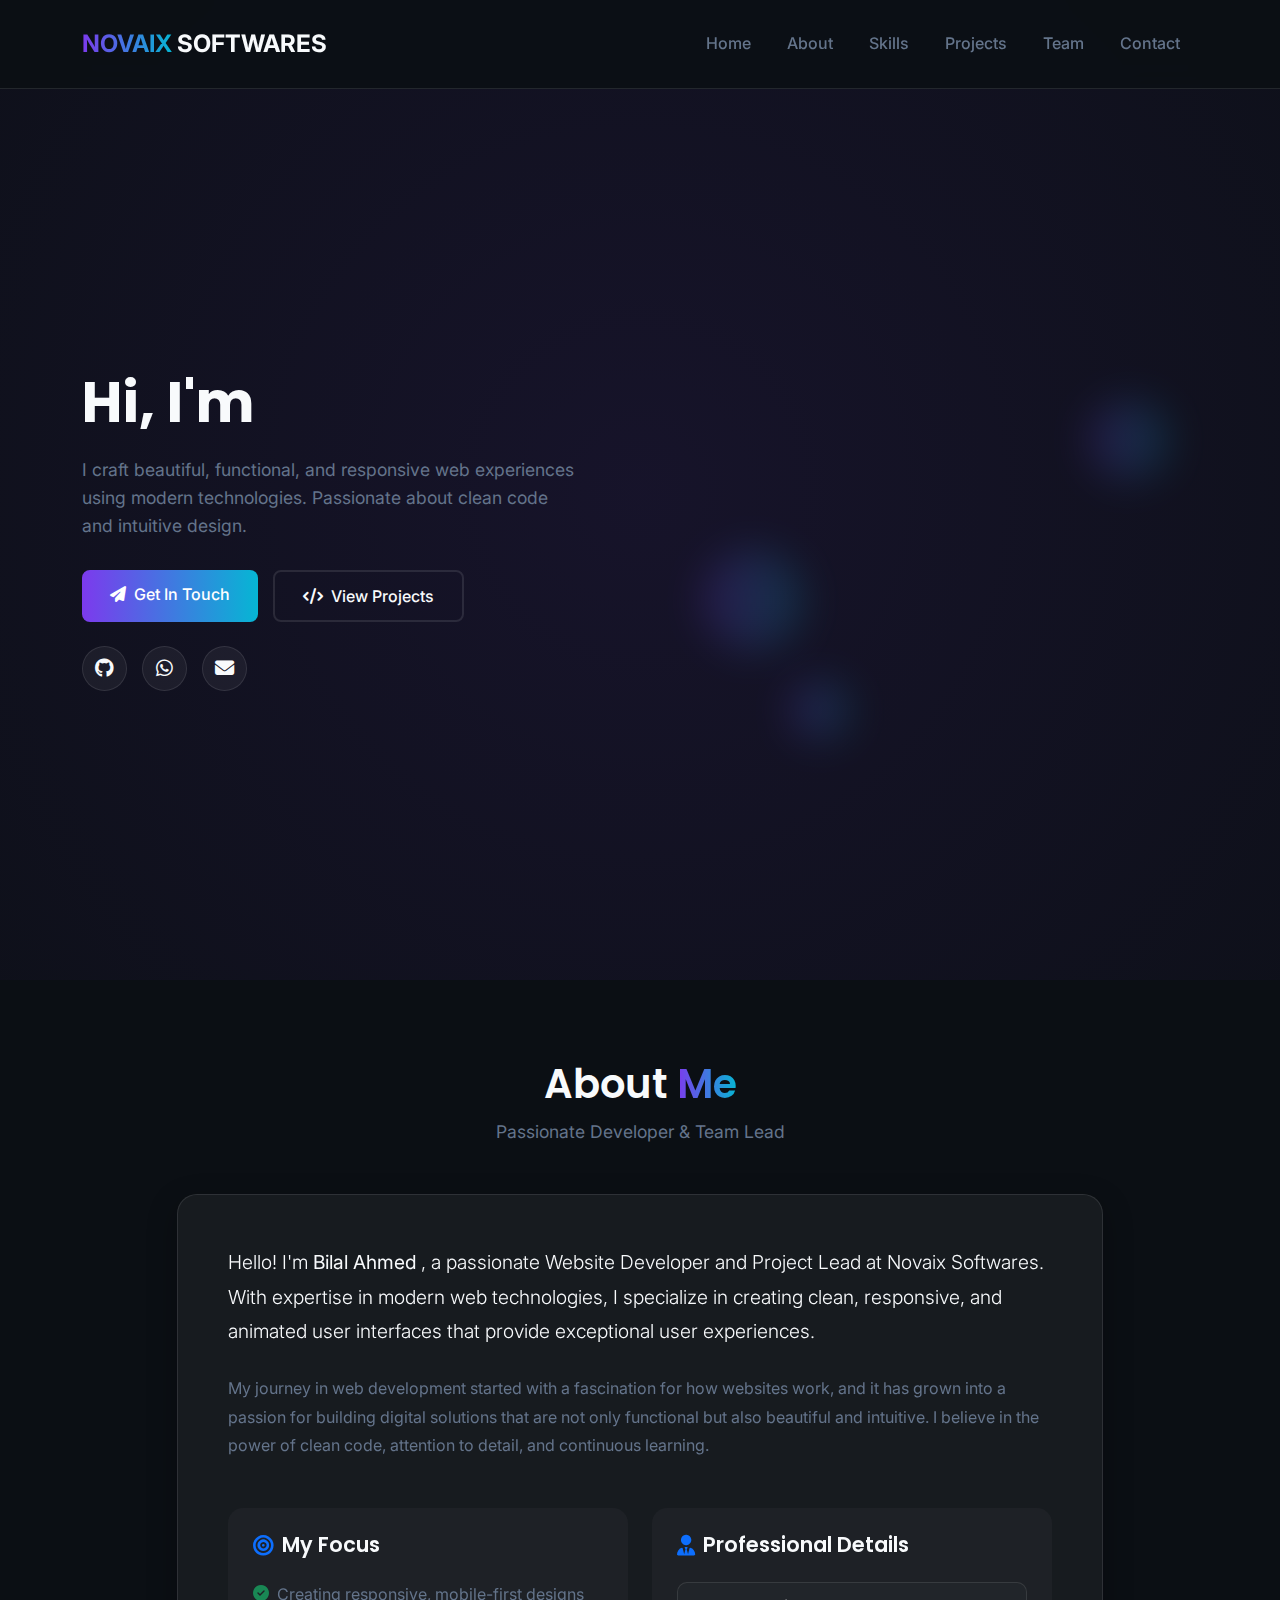
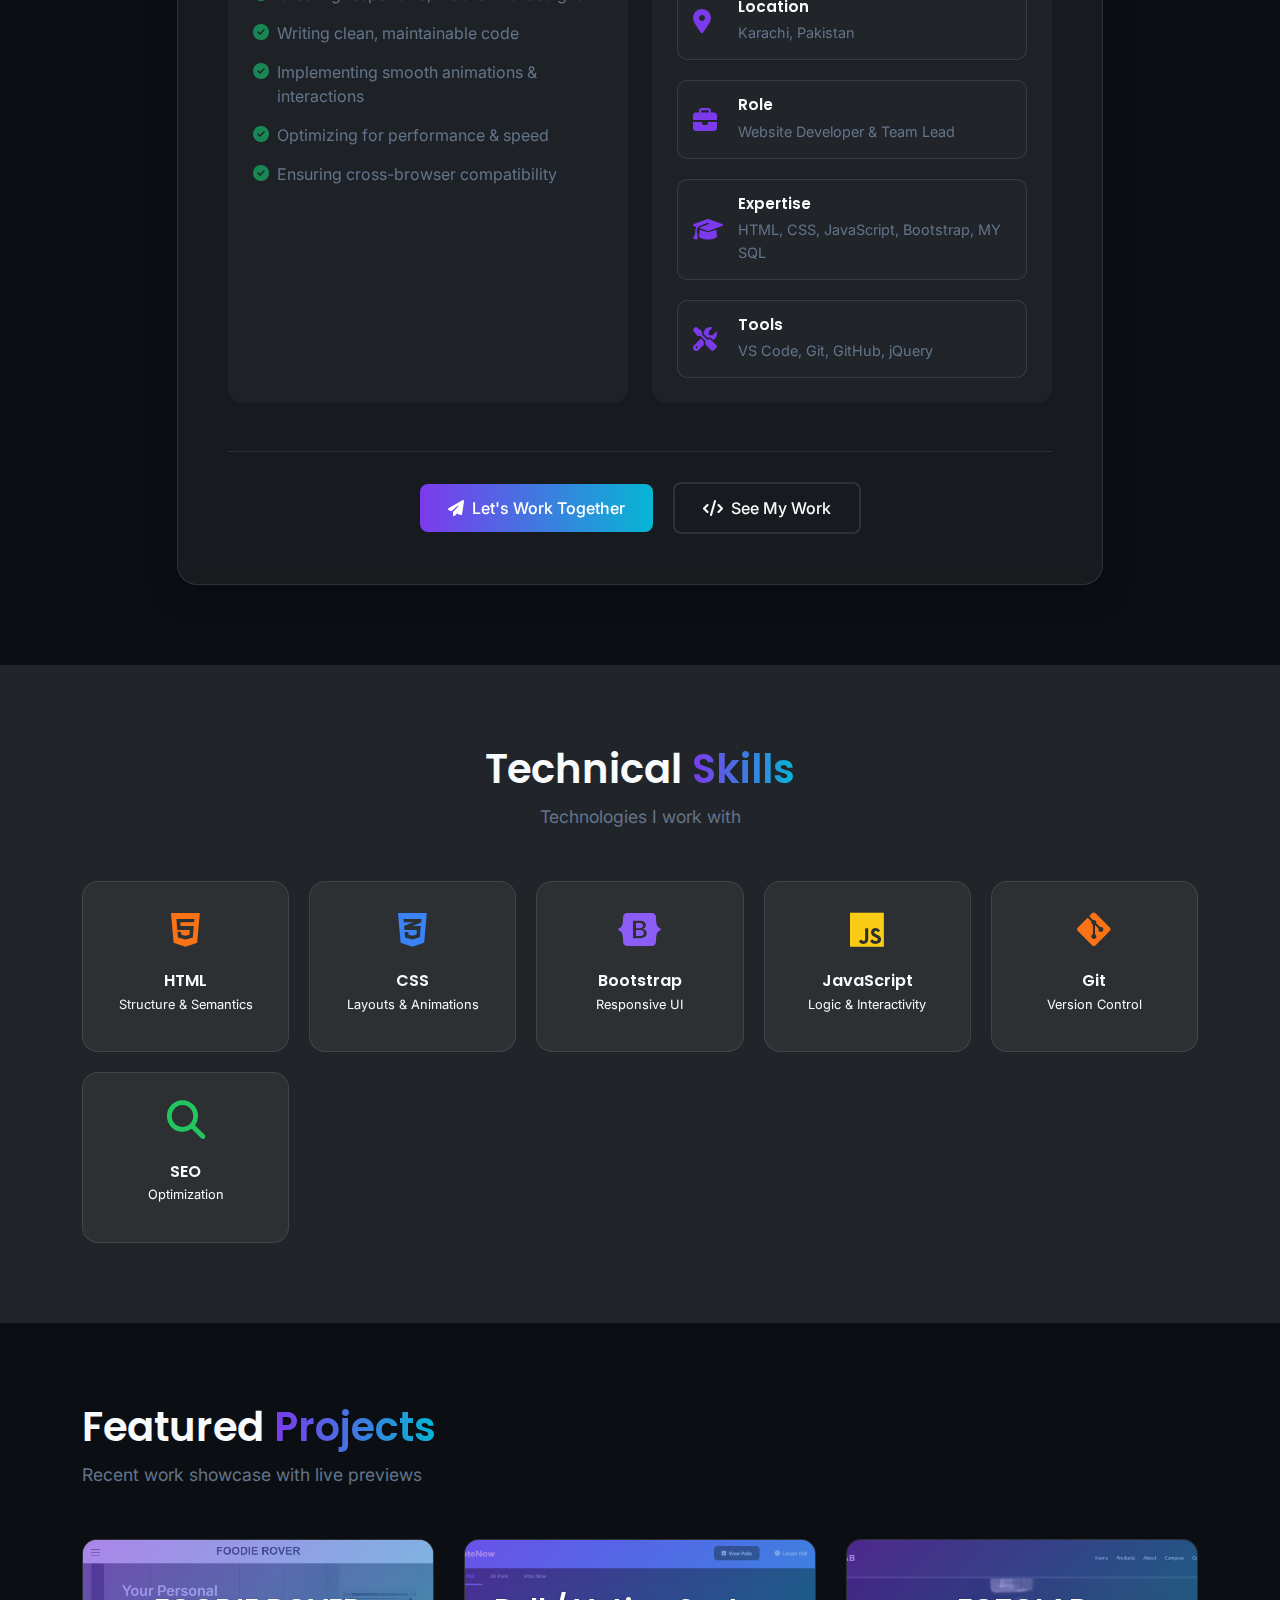
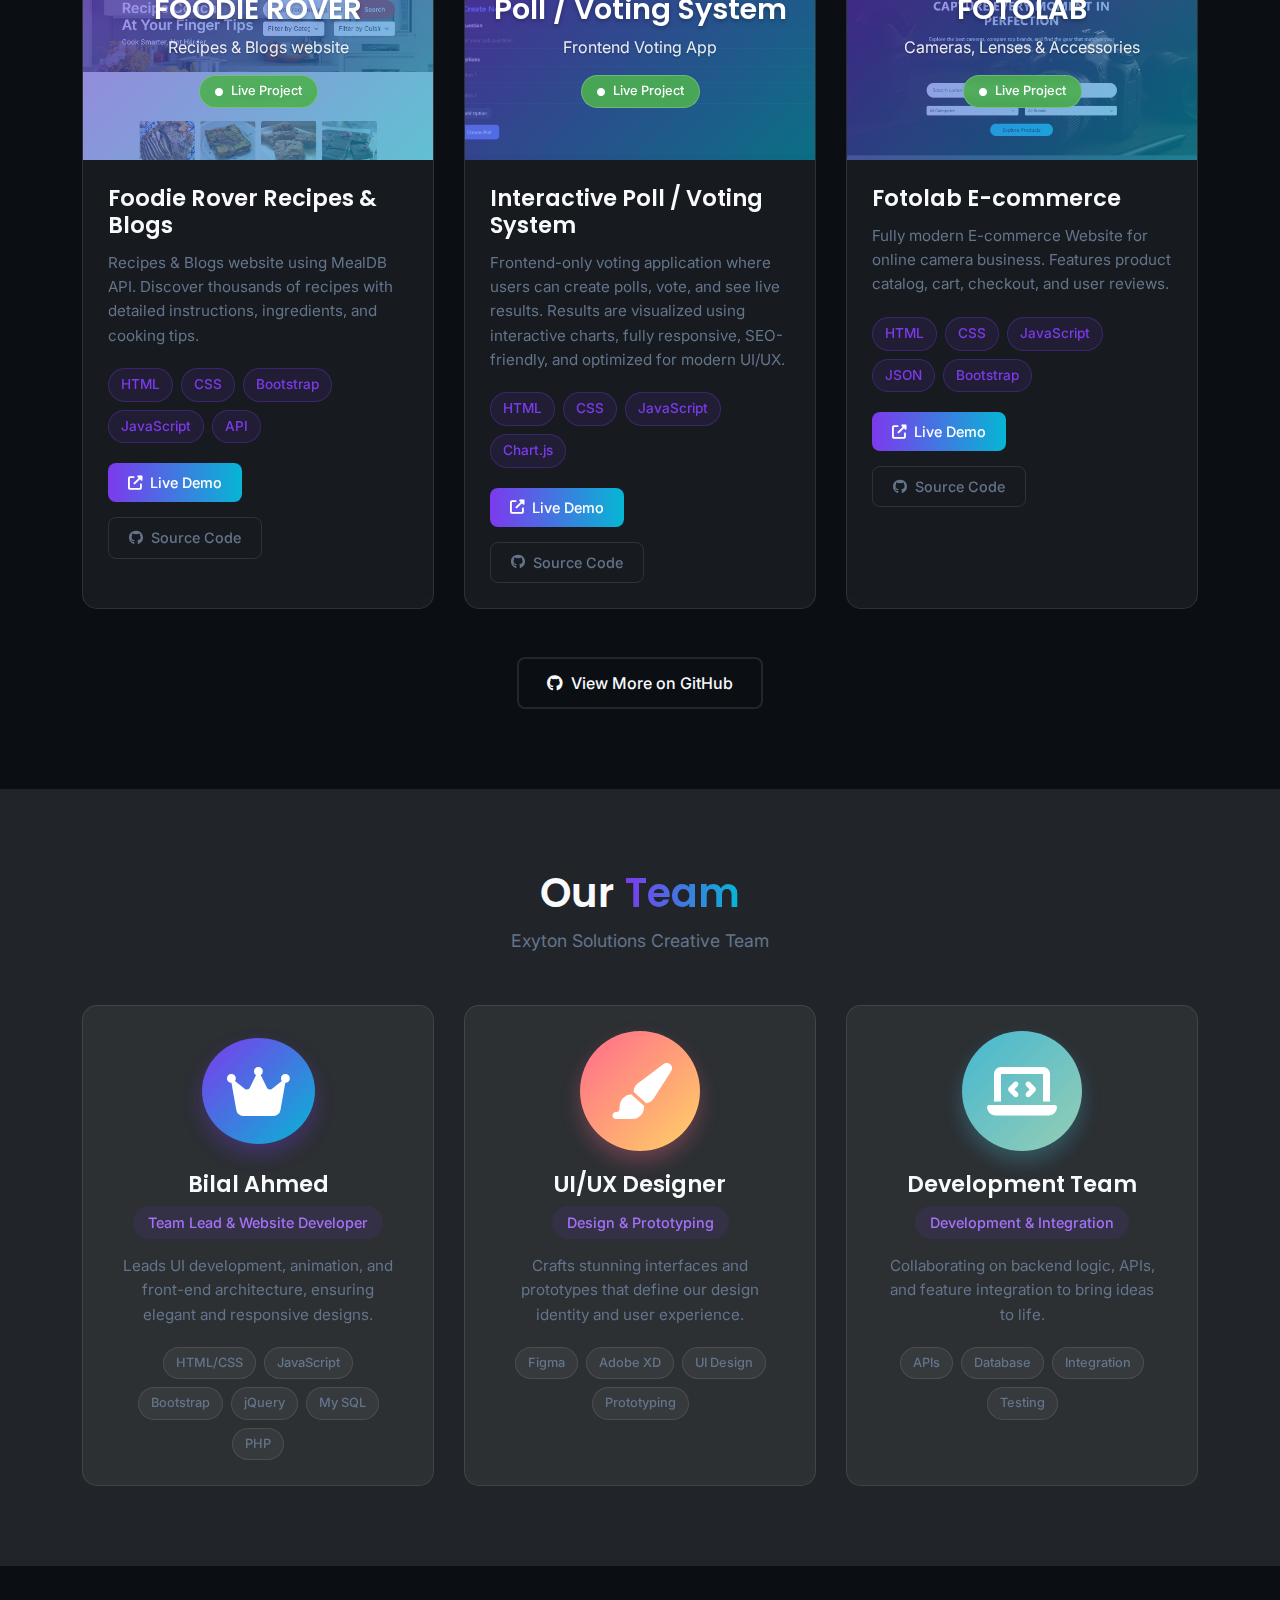
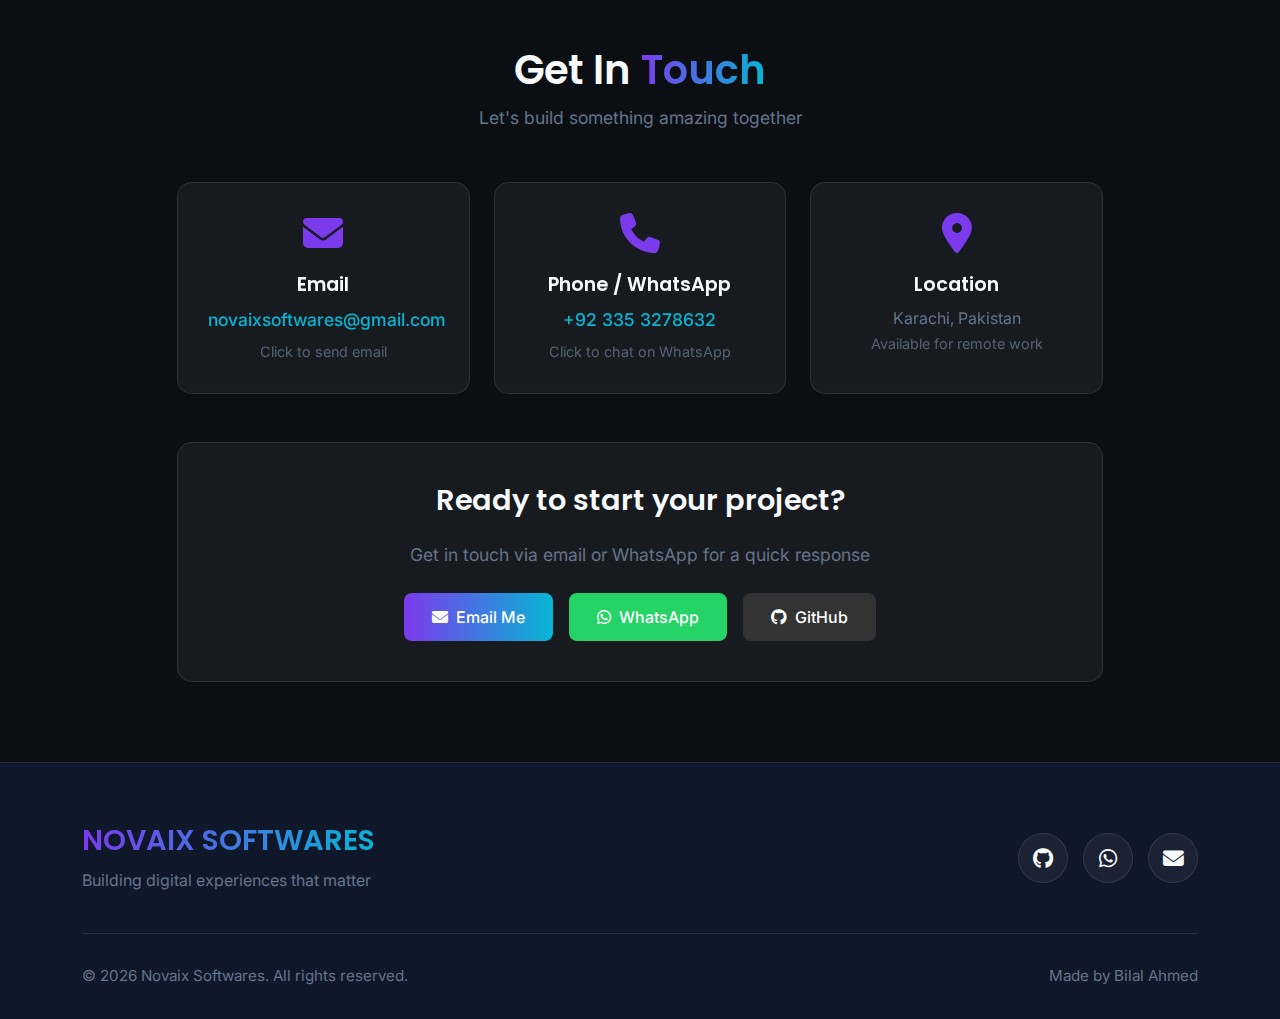
<file: index.html>
<!doctype html>
<html lang="en">

<head>
  <meta charset="utf-8">
  <meta name="viewport" content="width=device-width, initial-scale=1">

  <title>Bilal Ahmed | Website Designer | Novaix Softwares</title>
  <meta name="description"
    content="Front-end developer portfolio of Bilal Ahmed (Novaix Softwares) specializing in modern, responsive web interfaces using HTML, CSS, Bootstrap, and JavaScript.">
  <meta name="keywords"
    content="Front-end Developer, Web Developer, HTML CSS JavaScript, Bootstrap, jQuery, Portfolio, Bilal Ahmed, Novaix Softwares">
  <meta name="author" content="Bilal Ahmed">
  <meta name="robots" content="index, follow">

  <meta property="og:title" content="Bilal Ahmed | Website Developer Portfolio">
  <meta property="og:description" content="Building modern, responsive, and animated web interfaces.">
  <meta property="og:image" content="Novaix Logo.jpeg">
  <meta property="og:type" content="website">
  <meta property="og:url" content="">
  <link rel="stylesheet" href="https://cdnjs.cloudflare.com/ajax/libs/animate.css/4.1.1/animate.min.css" />
  <meta name="twitter:card" content="summary_large_image">
  <meta name="twitter:title" content="Bilal Ahmed | Website Developer">
  <meta name="twitter:description" content="Websitedeveloper specializing in responsive web design.">

  <link rel="shortcut icon" href="Novaix Logo.jpeg" type="image/x-icon">
  <link rel="apple-touch-icon" href="Novaix Logo.jpeg">

  <link href="https://cdn.jsdelivr.net/npm/bootstrap@5.3.2/dist/css/bootstrap.min.css" rel="stylesheet">
  <link rel="stylesheet" href="https://cdnjs.cloudflare.com/ajax/libs/font-awesome/6.4.0/css/all.min.css">
  <link
    href="https://fonts.googleapis.com/css2?family=Poppins:wght@300;400;500;600;700&family=Inter:wght@300;400;500;600&display=swap"
    rel="stylesheet">
    <link rel="stylesheet" href="https://cdnjs.cloudflare.com/ajax/libs/font-awesome/6.5.1/css/all.min.css">


  <link rel="stylesheet" href="style.css">
</head>

<body>
  <!-- Navigation -->
  <nav class="navbar navbar-expand-lg navbar-dark fixed-top">
    <div class="container">
      <a class="navbar-brand" href="#">
        <span class="brand-gradient">NOVAIX</span>
        <span class="brand-light">SOFTWARES</span>
      </a>
      <button class="navbar-toggler" type="button" data-bs-toggle="collapse" data-bs-target="#navbarNav">
        <span class="navbar-toggler-icon"></span>
      </button>
      <div class="collapse navbar-collapse" id="navbarNav">
        <ul class="navbar-nav ms-auto">
          <li class="nav-item"><a class="nav-link" href="#home">Home</a></li>
          <li class="nav-item"><a class="nav-link" href="#about">About</a></li>
          <li class="nav-item"><a class="nav-link" href="#skills">Skills</a></li>
          <li class="nav-item"><a class="nav-link" href="#projects">Projects</a></li>
          <li class="nav-item"><a class="nav-link" href="#team">Team</a></li>
          <li class="nav-item"><a class="nav-link" href="#contact">Contact</a></li>
        </ul>
      </div>
    </div>
  </nav>

  <!-- Hero Section -->
  <section id="home" class="hero-section">
    <div class="container">
      <div class="row align-items-center min-vh-100">
        <div class="col-lg-6">
          <div class="hero-content">
            <h1 class="hero-title">Hi, I'm <span class="text-gradient">Bilal Ahmed</span></h1>
            <p class="hero-description">I craft beautiful, functional, and responsive web experiences using modern
              technologies. Passionate about clean code and intuitive design.</p>

            <div class="hero-buttons">
              <a href="#contact" class="btn btn-primary">
                <i class="fas fa-paper-plane me-2"></i>Get In Touch
              </a>
              <a href="#projects" class="btn btn-outline-light">
                <i class="fas fa-code me-2"></i>View Projects
              </a>
            </div>

            <div class="hero-social mt-4">
              <a href="https://github.com/novaix-softwares" class="social-icon" target="_blank">
                <i class="fab fa-github"></i>
              </a>
              <a href="https://wa.me/923353278632" class="social-icon" target="_blank">
                <i class="fab fa-whatsapp"></i>
              </a>
              <a href="mailto:novaixsoftwares@gmail.com" class="social-icon" aria-label="Email">
                  <i class="fas fa-envelope"></i>
              </a>


              </a>
            </div>
          </div>
        </div>

        <div class="col-lg-6">
          <div class="hero-image-container  animate__animated animate__fadeInLeft">
            <div class="floating-shapes">
              <div class="shape shape-1"></div>
              <div class="shape shape-2"></div>
              <div class="shape shape-3"></div>
            </div>
          </div>
        </div>
      </div>
    </div>
  </section>

  <!-- About Section - IMAGE REMOVED -->
  <section id="about" class="section-padding">
    <div class="container">
      <div class="section-header text-center mb-5">
        <h2 class="section-title">About <span class="text-gradient">Me</span></h2>
        <p class="section-subtitle">Passionate Developer & Team Lead</p>
      </div>

      <div class="row justify-content-center">
        <div class="col-lg-10">
          <div class="about-content-card">
            <div class="about-intro">
              <p class="lead">Hello! I'm <strong>Bilal Ahmed</strong> , a passionate Website
                Developer and Project Lead at Novaix Softwares. With expertise in modern web technologies, I specialize
                in creating clean, responsive, and animated user interfaces that provide exceptional user experiences.
              </p>

              <p>My journey in web development started with a fascination for how websites work, and it has grown into a
                passion for building digital solutions that are not only functional but also beautiful and intuitive. I
                believe in the power of clean code, attention to detail, and continuous learning.</p>
            </div>

            <div class="row mt-5">
              <div class="col-md-6">
                <div class="about-focus">
                  <h4 class="mb-4"><i class="fas fa-bullseye me-2 text-primary"></i>My Focus</h4>
                  <ul class="focus-list">
                    <li>
                      <i class="fas fa-check-circle text-success me-2"></i>
                      <span>Creating responsive, mobile-first designs</span>
                    </li>
                    <li>
                      <i class="fas fa-check-circle text-success me-2"></i>
                      <span>Writing clean, maintainable code</span>
                    </li>
                    <li>
                      <i class="fas fa-check-circle text-success me-2"></i>
                      <span>Implementing smooth animations & interactions</span>
                    </li>
                    <li>
                      <i class="fas fa-check-circle text-success me-2"></i>
                      <span>Optimizing for performance & speed</span>
                    </li>
                    <li>
                      <i class="fas fa-check-circle text-success me-2"></i>
                      <span>Ensuring cross-browser compatibility</span>
                    </li>
                  </ul>
                </div>
              </div>

              <div class="col-md-6">
                <div class="about-details">
                  <h4 class="mb-4"><i class="fas fa-user-tie me-2 text-primary"></i>Professional Details</h4>
                  <div class="details-grid">
                    <div class="detail-item">
                      <i class="fas fa-map-marker-alt"></i>
                      <div>
                        <h6>Location</h6>
                        <p>Karachi, Pakistan</p>
                      </div>
                    </div>

                    <div class="detail-item">
                      <i class="fas fa-briefcase"></i>
                      <div>
                        <h6>Role</h6>
                        <p>Website Developer & Team Lead</p>
                      </div>
                    </div>

                    <div class="detail-item">
                      <i class="fas fa-graduation-cap"></i>
                      <div>
                        <h6>Expertise</h6>
                        <p>HTML, CSS, JavaScript, Bootstrap, MY SQL</p>
                      </div>
                    </div>

                    <div class="detail-item">
                      <i class="fas fa-tools"></i>
                      <div>
                        <h6>Tools</h6>
                        <p>VS Code, Git, GitHub, jQuery</p>
                      </div>
                    </div>
                  </div>
                </div>
              </div>
            </div>

            <div class="about-cta mt-5 text-center">
              <a href="#contact" class="btn btn-primary me-3">
                <i class="fas fa-paper-plane me-2"></i>Let's Work Together
              </a>
              <a href="#projects" class="btn btn-outline-light">
                <i class="fas fa-code me-2"></i>See My Work
              </a>
            </div>
          </div>
        </div>
      </div>
    </div>
  </section>

  <!-- Skills Section -->
  <section id="skills" class="section-padding bg-dark">
    <div class="container">
      <div class="section-header text-center">
        <h2 class="section-title">Technical <span class="text-gradient">Skills</span></h2>
        <p class="section-subtitle">Technologies I work with</p>
      </div>
      <div class="skills-grid">

        <div class="skill-card">
          <div class="skill-icon html">
            <i class="fab fa-html5"></i>
          </div>
          <h4>HTML</h4>
          <p>Structure & Semantics</p>
        </div>

        <div class="skill-card">
          <div class="skill-icon css">
            <i class="fab fa-css3-alt"></i>
          </div>
          <h4>CSS</h4>
          <p>Layouts & Animations</p>
        </div>

        <div class="skill-card">
          <div class="skill-icon bootstrap">
            <i class="fab fa-bootstrap"></i>
          </div>
          <h4>Bootstrap</h4>
          <p>Responsive UI</p>
        </div>

        <div class="skill-card">
          <div class="skill-icon js">
            <i class="fab fa-js"></i>
          </div>
          <h4>JavaScript</h4>
          <p>Logic & Interactivity</p>
        </div>

        <div class="skill-card">
          <div class="skill-icon git">
            <i class="fab fa-git-alt"></i>
          </div>
          <h4>Git</h4>
          <p>Version Control</p>
        </div>

        <div class="skill-card">
          <div class="skill-icon seo">
            <i class="fas fa-magnifying-glass"></i>
          </div>
          <h4>SEO</h4>
          <p>Optimization</p>
        </div>

      </div>

    </div>
  </section>


  <!-- Projects Section with Background Images -->
  <section id="projects" class="section-padding">
    <div class="container">
      <div class="section-header">
        <h2 class="section-title">Featured <span class="text-gradient">Projects</span></h2>
        <p class="section-subtitle">Recent work showcase with live previews</p>
      </div>

      <div class="projects-grid">
        <!-- Project 1: FOODIE ROVER -->
        <div class="project-card">
          <div class="project-image"
            style="background-image: linear-gradient(rgba(0,0,0,0.1), rgba(0,0,0,0.1)), url('foodierover-back.png');">
            <div class="project-overlay">
              <h4>FOODIE ROVER</h4>
              <p>Recipes & Blogs website</p>
              <div class="project-live-badge">
                <i class="fas fa-circle"></i> Live Project
              </div>
            </div>
          </div>
          <div class="project-content">
            <h3>Foodie Rover Recipes & Blogs</h3>
            <p>Recipes & Blogs website using MealDB API. Discover thousands of recipes with detailed instructions,
              ingredients, and cooking tips.</p>
            <div class="project-tags">
              <span>HTML</span>
              <span>CSS</span>
              <span>Bootstrap</span>
              <span>JavaScript</span>
              <span>API</span>
            </div>
            <div class="project-links">
              <a href="https://novaix-softwares.github.io/Foodie_Rover/" class="project-link" target="_blank">
                <i class="fas fa-external-link-alt me-2"></i>Live Demo
              </a>
              <a href="https://github.com/novaix-softwares/Foodie_Rover" class="project-link secondary"
                target="_blank">
                <i class="fab fa-github me-2"></i>Source Code
              </a>
            </div>
          </div>
        </div>

            <!-- Project 2: Poll / Voting System -->
      <div class="project-card">
        <div class="project-image"
          style="background-image: linear-gradient(rgba(0,0,0,0.1), rgba(0,0,0,0.1)), url('votenow.png');">
          <div class="project-overlay">
            <h4>Poll / Voting System</h4>
            <p>Frontend Voting App</p>
            <div class="project-live-badge">
              <i class="fas fa-circle"></i> Live Project
            </div>
          </div>
        </div>
        <div class="project-content">
          <h3>Interactive Poll / Voting System</h3>
          <p>Frontend-only voting application where users can create polls, vote, and see live results. 
            Results are visualized using interactive charts, fully responsive, SEO-friendly, and optimized for modern UI/UX.</p>
          <div class="project-tags">
            <span>HTML</span>
            <span>CSS</span>
            <span>JavaScript</span>
            <span>Chart.js</span>
          </div>
          <div class="project-links">
            <a href="https://novaix-softwares.github.io/Poll-System-/" class="project-link" target="_blank">
              <i class="fas fa-external-link-alt me-2"></i>Live Demo
            </a>
            <a href="https://github.com/novaix-softwares/Poll-System-" class="project-link secondary" target="_blank">
              <i class="fab fa-github me-2"></i>Source Code
            </a>
          </div>
        </div>
      </div>


        <!-- Project 3: Fotolab -->
        <div class="project-card">
          <div class="project-image"
            style="background-image: linear-gradient(rgba(0,0,0,0.1), rgba(0,0,0,0.1)), url('footolab.png');">
            <div class="project-overlay">
              <h4>FOTOLAB</h4>
              <p>Cameras, Lenses & Accessories</p>
              <div class="project-live-badge">
                <i class="fas fa-circle"></i> Live Project
              </div>
            </div>
          </div>
          <div class="project-content">
            <h3>Fotolab E-commerce</h3>
            <p>Fully modern E-commerce Website for online camera business. Features product catalog, cart, checkout, and
              user reviews.</p>
            <div class="project-tags">
              <span>HTML</span>
              <span>CSS</span>
              <span>JavaScript</span>
              <span>JSON</span>
              <span>Bootstrap</span>
            </div>
            <div class="project-links">
              <a href="https://novaix-softwares.github.io/FOTOLAB/" class="project-link" target="_blank">
                <i class="fas fa-external-link-alt me-2"></i>Live Demo
              </a>
              <a href="https://github.com/novaix-softwares/FOTOLAB" class="project-link secondary" target="_blank">
                <i class="fab fa-github me-2"></i>Source Code
              </a>
            </div>
          </div>
        </div>
      </div>

      <!-- View More Button -->
      <div class="text-center mt-5">
        <a href="https://github.com/novaix-softwares" class="btn btn-outline-light" target="_blank">
          <i class="fab fa-github me-2"></i>View More on GitHub
        </a>
      </div>
    </div>
  </section>

  <!-- Team Section -->
  <section id="team" class="section-padding bg-dark">
    <div class="container">
      <div class="section-header text-center">
        <h2 class="section-title">Our <span class="text-gradient">Team</span></h2>
        <p class="section-subtitle">Exyton Solutions Creative Team</p>
      </div>

      <div class="team-grid">
        <!-- Team Lead Card -->
        <div class="team-card">
          <div class="team-image-container">
            <div class="team-icon-circle">
              <i class="fas fa-crown team-lead-icon"></i>
            </div>
          </div>
          <div class="team-content">
            <h4>Bilal Ahmed</h4>
            <span class="team-role">Team Lead & Website Developer</span>
            <p>Leads UI development, animation, and front-end architecture, ensuring elegant and responsive designs.</p>
            <div class="team-skills">
              <span class="skill-tag">HTML/CSS</span>
              <span class="skill-tag">JavaScript</span>
              <span class="skill-tag">Bootstrap</span>
              <span class="skill-tag">jQuery</span>
              <span class="skill-tag">My SQL</span>
              <span class="skill-tag">PHP</span>
            </div>
          </div>
        </div>

        <!-- UI Designer Card -->
        <div class="team-card">
          <div class="team-image-container">
            <div class="team-icon-circle designer-bg">
              <i class="fas fa-paint-brush designer-icon"></i>
            </div>
          </div>
          <div class="team-content">
            <h4>UI/UX Designer</h4>
            <span class="team-role">Design & Prototyping</span>
            <p>Crafts stunning interfaces and prototypes that define our design identity and user experience.</p>
            <div class="team-skills">
              <span class="skill-tag">Figma</span>
              <span class="skill-tag">Adobe XD</span>
              <span class="skill-tag">UI Design</span>
              <span class="skill-tag">Prototyping</span>
            </div>
          </div>
        </div>

        <!-- Co-Developers Card -->
        <div class="team-card">
          <div class="team-image-container">
            <div class="team-icon-circle developers-bg">
              <i class="fas fa-laptop-code developers-icon"></i>
            </div>
          </div>
          <div class="team-content">
            <h4>Development Team</h4>
            <span class="team-role">Development & Integration</span>
            <p>Collaborating on backend logic, APIs, and feature integration to bring ideas to life.</p>
            <div class="team-skills">
              <span class="skill-tag">APIs</span>
              <span class="skill-tag">Database</span>
              <span class="skill-tag">Integration</span>
              <span class="skill-tag">Testing</span>
            </div>
          </div>
        </div>
      </div>
    </div>
  </section>

  <!-- Contact Section -->
  <section id="contact" class="section-padding">
    <div class="container">
      <div class="section-header text-center">
        <h2 class="section-title">Get In <span class="text-gradient">Touch</span></h2>
        <p class="section-subtitle">Let's build something amazing together</p>
      </div>

      <div class="contact-info-container">
        <div class="row justify-content-center">
          <div class="col-lg-10">
            <div class="row">
              <div class="col-md-4">
                <div class="info-card">
                  <i class="fas fa-envelope"></i>
                  <h5>Email</h5>
                  <a href="mailto:novaixsoftwares@gmail.com">novaixsoftwares@gmail.com</a>
                  <p class="contact-action">Click to send email</p>
                </div>
              </div>

              <div class="col-md-4">
                <div class="info-card">
                  <i class="fas fa-phone"></i>
                  <h5>Phone / WhatsApp</h5>
                  <a href="https://wa.me/923353278632">+92 335 3278632</a>
                  <p class="contact-action">Click to chat on WhatsApp</p>
                </div>
              </div>

              <div class="col-md-4">
                <div class="info-card">
                  <i class="fas fa-map-marker-alt"></i>
                  <h5>Location</h5>
                  <p>Karachi, Pakistan</p>
                  <p class="contact-action">Available for remote work</p>
                </div>
              </div>
            </div>

            <div class="contact-cta text-center mt-5">
              <h4 class="mb-4">Ready to start your project?</h4>
              <p class="mb-4">Get in touch via email or WhatsApp for a quick response</p>
              <div class="d-flex justify-content-center gap-3 flex-wrap">
                <a href="mailto:novaixsoftwares@gmail.com" class="btn btn-primary">
                  <i class="fas fa-envelope me-2"></i>Email Me
                </a>
                <a href="https://wa.me/923353278632" class="btn btn-success" target="_blank">
                  <i class="fab fa-whatsapp me-2"></i>WhatsApp
                </a>
                <a href="https://github.com/novaix-softwares" class="btn btn-dark" target="_blank">
                  <i class="fab fa-github me-2"></i>GitHub
                </a>
              </div>
            </div>
          </div>
        </div>
      </div>
    </div>
  </section>

  <!-- Footer -->
  <footer class="footer">
    <div class="container">
      <div class="footer-content">
        <div class="footer-brand">
          <h4>NOVAIX SOFTWARES</h4>
          <p>Building digital experiences that matter</p>
        </div>

        <div class="footer-social">
          <a href="https://github.com/novaix-softwares" target="_blank" title="GitHub">
            <i class="fab fa-github"></i>
          </a>
          <a href="https://wa.me/923353278632" target="_blank" title="WhatsApp">
            <i class="fab fa-whatsapp"></i>
          </a>
          <a href="mailto:novaixsoftwares@gmail.com" title="Email">
            <i class="fas fa-envelope"></i>
          </a>
        </div>
      </div>

      <div class="footer-bottom">
        <p>&copy; <span id="currentYear"></span> Novaix Softwares. All rights reserved.</p>
        <p>Made by Bilal Ahmed</p>
      </div>
    </div>
  </footer>

  <!-- Back to Top -->
  <a href="#home" class="back-to-top">
    <i class="fas fa-chevron-up"></i>
  </a>

  <script src="https://code.jquery.com/jquery-3.7.1.min.js"></script>
  <script src="https://cdn.jsdelivr.net/npm/bootstrap@5.3.2/dist/js/bootstrap.bundle.min.js"></script>
  <script src="script.js"></script>
</body>

</html>
</file>
<file: style.css>
/* ===== ROOT VARIABLES ===== */
:root {
  --primary: #7c3aed;
  --secondary: #06b6d4;
  --dark: #0f172a;
  --darker: #0b0f14;
  --light: #f8fafc;
  --gray: #64748b;
  --glass: rgba(255, 255, 255, 0.05);
  --glass-border: rgba(255, 255, 255, 0.1);
  --shadow: 0 10px 30px rgba(0, 0, 0, 0.3);
  --transition: all 0.3s ease;
}

/* Container for the animated visual */
.animated-visual {
  position: relative;
  width: 100%;
  height: 100%;
  min-height: 300px;
  overflow: hidden;
  border-radius: 12px;
  background: linear-gradient(135deg, 
    rgba(100, 100, 255, 0.03) 0%, 
    rgba(150, 150, 255, 0.01) 100%);
  box-shadow: 
    inset 0 0 30px rgba(100, 120, 255, 0.05),
    0 4px 20px rgba(0, 0, 0, 0.05);
}

/* Individual geometric shapes */
.shape {
  position: absolute;
  border-radius: 8px;
  background: linear-gradient(45deg, var(--color-primary, #6366f1), var(--color-secondary, #8b5cf6));
  opacity: 0.8;
  filter: drop-shadow(0 4px 12px rgba(99, 102, 241, 0.2));
  transition: transform 0.3s ease;
}

.shape:hover {
  transform: scale(1.05);
  opacity: 1;
}

.shape-1 {
  width: 70px;
  height: 70px;
  top: 20%;
  left: 15%;
  animation: float-1 8s ease-in-out infinite;
  background: linear-gradient(45deg, #6366f1, #8b5cf6);
  border-radius: 20% 80% 70% 30% / 30% 30% 70% 70%;
}

.shape-2 {
  width: 90px;
  height: 90px;
  bottom: 25%;
  right: 20%;
  animation: float-2 10s ease-in-out infinite;
  background: linear-gradient(45deg, #10b981, #0ea5e9);
  border-radius: 60% 40% 30% 70% / 70% 40% 60% 30%;
}

.shape-3 {
  width: 50px;
  height: 50px;
  top: 60%;
  left: 25%;
  animation: float-3 7s ease-in-out infinite 1s;
  background: linear-gradient(45deg, #f59e0b, #ef4444);
  border-radius: 50% 20% 50% 50% / 50% 40% 60% 50%;
}

.shape-4 {
  width: 60px;
  height: 60px;
  top: 15%;
  right: 25%;
  animation: float-4 9s ease-in-out infinite 0.5s;
  background: linear-gradient(45deg, #8b5cf6, #ec4899);
  border-radius: 40% 60% 70% 30% / 40% 50% 60% 50%;
}

/* Connecting lines between shapes */
.connecting-line {
  position: absolute;
  background: linear-gradient(90deg, rgba(99, 102, 241, 0.4), rgba(139, 92, 246, 0.2));
  height: 2px;
  transform-origin: left center;
  animation: pulse-line 4s ease-in-out infinite;
}

.line-1 {
  width: 120px;
  top: 35%;
  left: 25%;
  transform: rotate(30deg);
  animation-delay: 0s;
}

.line-2 {
  width: 100px;
  top: 50%;
  left: 40%;
  transform: rotate(-20deg);
  animation-delay: 1s;
}

.line-3 {
  width: 140px;
  top: 40%;
  left: 35%;
  transform: rotate(10deg);
  animation-delay: 2s;
}

/* Subtle glow effect */
.glow-effect {
  position: absolute;
  width: 150px;
  height: 150px;
  border-radius: 50%;
  background: radial-gradient(circle, rgba(99, 102, 241, 0.1) 0%, rgba(99, 102, 241, 0) 70%);
  top: 50%;
  left: 50%;
  transform: translate(-50%, -50%);
  animation: glow-pulse 8s ease-in-out infinite;
  filter: blur(20px);
}

/* Keyframe Animations */
@keyframes float-1 {
  0%, 100% { transform: translateY(0) rotate(0deg); }
  50% { transform: translateY(-20px) rotate(5deg); }
}

@keyframes float-2 {
  0%, 100% { transform: translateY(0) rotate(0deg); }
  50% { transform: translateY(15px) rotate(-5deg); }
}

@keyframes float-3 {
  0%, 100% { transform: translateX(0) rotate(0deg); }
  50% { transform: translateX(15px) rotate(10deg); }
}

@keyframes float-4 {
  0%, 100% { transform: translate(0, 0) rotate(0deg); }
  33% { transform: translate(10px, -10px) rotate(5deg); }
  66% { transform: translate(-5px, 10px) rotate(-5deg); }
}

@keyframes pulse-line {
  0%, 100% { opacity: 0.3; }
  50% { opacity: 0.7; }
}

@keyframes glow-pulse {
  0%, 100% { opacity: 0.3; transform: translate(-50%, -50%) scale(1); }
  50% { opacity: 0.5; transform: translate(-50%, -50%) scale(1.1); }
}

/* Dark mode adjustments */
@media (prefers-color-scheme: dark) {
  .animated-visual {
    background: linear-gradient(135deg, 
      rgba(100, 100, 255, 0.05) 0%, 
      rgba(150, 150, 255, 0.02) 100%);
    box-shadow: 
      inset 0 0 40px rgba(100, 120, 255, 0.08),
      0 4px 30px rgba(0, 0, 0, 0.1);
  }
  
  .shape {
    opacity: 0.9;
    filter: drop-shadow(0 4px 15px rgba(99, 102, 241, 0.3));
  }
  
  .connecting-line {
    background: linear-gradient(90deg, rgba(99, 102, 241, 0.6), rgba(139, 92, 246, 0.3));
  }
}

/* Responsive adjustments */
@media (max-width: 768px) {
  .animated-visual {
    min-height: 250px;
  }
  
  .shape-1 { width: 50px; height: 50px; }
  .shape-2 { width: 70px; height: 70px; }
  .shape-3 { width: 40px; height: 40px; }
  .shape-4 { width: 50px; height: 50px; }
  
  .glow-effect {
    width: 120px;
    height: 120px;
  }
}

@media (max-width: 576px) {
  .animated-visual {
    min-height: 200px;
  }
}

/* ===== BASE STYLES ===== */
* {
  margin: 0;
  padding: 0;
  box-sizing: border-box;
}

body {
  font-family: 'Inter', sans-serif;
  background-color: var(--darker);
  color: var(--light);
  overflow-x: hidden;
  line-height: 1.6;
}

h1, h2, h3, h4, h5, h6 {
  font-family: 'Poppins', sans-serif;
  font-weight: 600;
}

a {
  text-decoration: none;
  color: inherit;
  transition: var(--transition);
}

.text-gradient {
  background: linear-gradient(90deg, var(--primary), var(--secondary));
  -webkit-background-clip: text;
  background-clip: text;
  color: transparent;
}

.section-padding {
  padding: 80px 0;
}

.bg-dark {
  background-color: var(--dark);
}

/* ===== NAVBAR ===== */
.navbar {
  background: rgba(11, 15, 20, 0.9);
  backdrop-filter: blur(10px);
  padding: 20px 0;
  transition: var(--transition);
  border-bottom: 1px solid var(--glass-border);
}

.navbar.scrolled {
  padding: 15px 0;
  box-shadow: var(--shadow);
}

.navbar-brand {
  font-size: 1.5rem;
  font-weight: 700;
}

.brand-gradient {
  background: linear-gradient(90deg, var(--primary), var(--secondary));
  -webkit-background-clip: text;
  background-clip: text;
  color: transparent;
}

.brand-light {
  color: var(--light);
}

.nav-link {
  color: var(--gray);
  font-weight: 500;
  margin: 0 10px;
  position: relative;
}

.nav-link:hover,
.nav-link.active {
  color: var(--light);
}

.nav-link::after {
  content: '';
  position: absolute;
  bottom: -5px;
  left: 0;
  width: 0;
  height: 2px;
  background: linear-gradient(90deg, var(--primary), var(--secondary));
  transition: var(--transition);
}

.nav-link:hover::after,
.nav-link.active::after {
  width: 100%;
}

/* ===== HERO SECTION ===== */
.hero-section {
  min-height: 100vh;
  display: flex;
  align-items: center;
  position: relative;
  overflow: hidden;
  padding-top: 80px;
}

.hero-section::before {
  content: '';
  position: absolute;
  top: -50%;
  left: -50%;
  width: 200%;
  height: 200%;
  background: radial-gradient(circle, rgba(124, 58, 237, 0.1) 0%, transparent 70%);
  animation: rotate 20s linear infinite;
}

@keyframes rotate {
  0% { transform: rotate(0deg); }
  100% { transform: rotate(360deg); }
}

.hero-content {
  position: relative;
  z-index: 2;
}

.hero-badge {
  display: inline-block;
  background: var(--glass);
  border: 1px solid var(--glass-border);
  padding: 8px 16px;
  border-radius: 50px;
  font-size: 0.9rem;
  margin-bottom: 20px;
  backdrop-filter: blur(5px);
}

.hero-title {
  font-size: 3.5rem;
  font-weight: 700;
  margin-bottom: 20px;
  line-height: 1.2;
}

.hero-description {
  font-size: 1.1rem;
  color: var(--gray);
  margin-bottom: 30px;
  max-width: 500px;
}

.hero-buttons {
  display: flex;
  gap: 15px;
  flex-wrap: wrap;
}

.btn {
  padding: 12px 28px;
  border-radius: 8px;
  font-weight: 500;
  transition: var(--transition);
  border: none;
  cursor: pointer;
}

.btn-primary {
  background: linear-gradient(90deg, var(--primary), var(--secondary));
  color: white;
}

.btn-primary:hover {
  transform: translateY(-3px);
  box-shadow: 0 10px 20px rgba(124, 58, 237, 0.3);
}

.btn-outline-light {
  border: 2px solid var(--glass-border);
  color: var(--light);
}

.btn-outline-light:hover {
  background: var(--glass);
  transform: translateY(-3px);
  color: var(--light) !important;
}

.btn-success {
  background: #25D366;
  color: white;
}

.btn-success:hover {
  background: #1da851;
  transform: translateY(-3px);
}

.btn-dark {
  background: #333;
  color: white;
}

.btn-dark:hover {
  background: #444;
  transform: translateY(-3px);
}

.hero-social {
  display: flex;
  gap: 15px;
}

.social-icon {
  width: 45px;
  height: 45px;
  border-radius: 50%;
  background: var(--glass);
  border: 1px solid var(--glass-border);
  display: flex;
  align-items: center;
  justify-content: center;
  font-size: 1.2rem;
  transition: var(--transition);
}

.social-icon:hover {
  background: linear-gradient(90deg, var(--primary), var(--secondary));
  transform: translateY(-3px);
}

.hero-image-container {
  position: relative;
  display: flex;
  justify-content: center;
  align-items: center;
}

.hero-image {
  width: 350px;
  height: 350px;
  border-radius: 20px;
  object-fit: cover;
  object-position: top 30%;
  border: 8px solid var(--glass);
  position: relative;
  z-index: 2;
  box-shadow: var(--shadow);
}

.floating-shapes {
  position: absolute;
  width: 100%;
  height: 100%;
  z-index: 1;
}

.shape {
  position: absolute;
  border-radius: 50%;
  background: linear-gradient(90deg, var(--primary), var(--secondary));
  opacity: 0.2;
  filter: blur(20px);
}

.shape-1 {
  width: 100px;
  height: 100px;
  top: 20px;
  left: 50px;
  animation: float 6s ease-in-out infinite;
}

.shape-2 {
  width: 80px;
  height: 80px;
  bottom: 50px;
  right: 30px;
  animation: float 8s ease-in-out infinite 1s;
}

.shape-3 {
  width: 60px;
  height: 60px;
  top: 150px;
  right: 100px;
  animation: float 7s ease-in-out infinite 2s;
}

@keyframes float {
  0%, 100% { transform: translateY(0); }
  50% { transform: translateY(-20px); }
}

/* ===== SECTIONS ===== */
.section-header {
  margin-bottom: 50px;
}

.section-title {
  font-size: 2.5rem;
  margin-bottom: 10px;
}

.section-subtitle {
  color: var(--gray);
  font-size: 1.1rem;
}

/* ===== ABOUT SECTION - IMAGE REMOVED ===== */
.about-content-card {
  background: var(--glass);
  border: 1px solid var(--glass-border);
  border-radius: 20px;
  padding: 50px;
  backdrop-filter: blur(10px);
  box-shadow: var(--shadow);
  transition: var(--transition);
}

.about-content-card:hover {
  transform: translateY(-5px);
  box-shadow: 0 20px 40px rgba(0, 0, 0, 0.4);
}

.about-intro .lead {
  font-size: 1.2rem;
  color: var(--light);
  line-height: 1.8;
  margin-bottom: 25px;
}

.about-intro p {
  color: var(--gray);
  line-height: 1.8;
  margin-bottom: 0;
}

.about-focus, .about-details {
  background: rgba(255, 255, 255, 0.03);
  border-radius: 15px;
  padding: 25px;
  height: 100%;
}

.about-focus h4, .about-details h4 {
  color: var(--light);
  font-size: 1.3rem;
  display: flex;
  align-items: center;
}

.focus-list {
  list-style: none;
  padding: 0;
  margin: 0;
}

.focus-list li {
  display: flex;
  align-items: flex-start;
  margin-bottom: 15px;
  color: var(--gray);
}

.focus-list li:last-child {
  margin-bottom: 0;
}

.focus-list i {
  margin-top: 3px;
  flex-shrink: 0;
}

.focus-list span {
  line-height: 1.5;
}

.details-grid {
  display: grid;
  gap: 20px;
}

.detail-item {
  display: flex;
  align-items: center;
  gap: 15px;
  padding: 15px;
  background: rgba(255, 255, 255, 0.02);
  border-radius: 10px;
  border: 1px solid var(--glass-border);
  transition: var(--transition);
}

.detail-item:hover {
  border-color: var(--primary);
  background: rgba(124, 58, 237, 0.05);
}

.detail-item i {
  font-size: 1.5rem;
  color: var(--primary);
  width: 30px;
}

.detail-item h6 {
  margin-bottom: 5px;
  color: var(--light);
  font-size: 0.95rem;
}

.detail-item p {
  color: var(--gray);
  margin: 0;
  font-size: 0.9rem;
}

.about-cta {
  padding-top: 30px;
  border-top: 1px solid var(--glass-border);
}


/* ================
  Skills Section
  ================== */


.skills-grid {
  display: grid;
  grid-template-columns: repeat(auto-fit, minmax(180px, 1fr));
  gap: 20px;
}

.skill-card {
  background: var(--glass);
  border: 1px solid var(--glass-border);
  border-radius: 16px;
  padding: 20px 15px;  
  text-align: center;
  transition: 0.3s ease;
  backdrop-filter: blur(6px);
}

.skill-card:hover {
  transform: translateY(-6px);
  border-color: var(--primary);
  box-shadow: 0 10px 25px rgba(124, 58, 237, 0.25);
}

.skill-icon {
  width: 55px;        
  height: 55px;
  margin: 0 auto 14px;
  background: transparent; 
  display: flex;
  align-items: center;
  justify-content: center;
  font-size: 2.4rem;
}

.skill-card h4 {
  font-size: 1rem;
  margin-bottom: 4px;
}

.skill-card p {
  font-size: 0.8rem;
}

.skill-icon.html i { color: #f97316; }      /* HTML */
.skill-icon.css i { color: #3b82f6; }       /* CSS */
.skill-icon.bootstrap i { color: #8b5cf6; } /* Bootstrap */
.skill-icon.git i { color: #f97316; }       /* Git */
.skill-icon.seo i { color: #22c55e; }       /* SEO */
.skill-icon.js i { color: #facc15;}         /*JS */


/* ===== PROJECTS SECTION ===== */
.projects-grid {
  display: grid;
  grid-template-columns: repeat(auto-fit, minmax(320px, 1fr));
  gap: 30px;
}

.project-card {
  background: var(--glass);
  border: 1px solid var(--glass-border);
  border-radius: 15px;
  overflow: hidden;
  transition: var(--transition);
  backdrop-filter: blur(5px);
}

.project-card:hover {
  transform: translateY(-10px);
  box-shadow: 0 20px 40px rgba(0, 0, 0, 0.4);
  border-color: var(--primary);
}

/* Project Image with Background */
.project-image {
  height: 220px;
  background-size: cover;
  background-position: center;
  background-repeat: no-repeat;
  position: relative;
  display: flex;
  align-items: center;
  justify-content: center;
}

/* Gradient overlay on image */
.project-image::before {
  content: '';
  position: absolute;
  top: 0;
  left: 0;
  right: 0;
  bottom: 0;
  background: linear-gradient(135deg, 
    rgba(124, 58, 237, 0.8) 0%, 
    rgba(6, 182, 212, 0.8) 100%);
  opacity: 0.7;
  transition: var(--transition);
}

.project-card:hover .project-image::before {
  opacity: 0.9;
}

.project-overlay {
  position: relative;
  z-index: 2;
  text-align: center;
  color: white;
  padding: 20px;
  width: 100%;
}

.project-overlay h4 {
  font-size: 1.8rem;
  margin-bottom: 8px;
  font-weight: 600;
  text-shadow: 0 2px 4px rgba(0, 0, 0, 0.3);
}

.project-overlay p {
  font-size: 1rem;
  opacity: 0.9;
  margin-bottom: 15px;
  text-shadow: 0 1px 2px rgba(0, 0, 0, 0.3);
}

.project-live-badge {
  display: inline-block;
  background: rgba(76, 175, 80, 0.9);
  color: white;
  padding: 5px 15px;
  border-radius: 20px;
  font-size: 0.8rem;
  font-weight: 500;
  backdrop-filter: blur(5px);
  border: 1px solid rgba(255, 255, 255, 0.2);
}

.project-live-badge i {
  font-size: 0.5rem;
  margin-right: 5px;
  animation: pulse 2s infinite;
}

@keyframes pulse {
  0% { opacity: 0.5; }
  50% { opacity: 1; }
  100% { opacity: 0.5; }
}

/* Project Content */
.project-content {
  padding: 25px;
}

.project-content h3 {
  font-size: 1.4rem;
  margin-bottom: 12px;
  color: var(--light);
  font-weight: 600;
}

.project-content p {
  color: var(--gray);
  line-height: 1.6;
  margin-bottom: 20px;
  font-size: 0.95rem;
}

.project-tags {
  display: flex;
  flex-wrap: wrap;
  gap: 8px;
  margin-bottom: 20px;
}

.project-tags span {
  padding: 5px 12px;
  background: rgba(124, 58, 237, 0.1);
  border: 1px solid rgba(124, 58, 237, 0.3);
  border-radius: 20px;
  font-size: 0.85rem;
  color: var(--primary);
  font-weight: 500;
}

.project-links {
  display: flex;
  gap: 15px;
  flex-wrap: wrap;
}

.project-link {
  display: inline-flex;
  align-items: center;
  padding: 8px 20px;
  background: linear-gradient(90deg, var(--primary), var(--secondary));
  color: white;
  border-radius: 8px;
  font-weight: 500;
  font-size: 0.9rem;
  transition: var(--transition);
}

.project-link:hover {
  transform: translateY(-3px);
  box-shadow: 0 5px 15px rgba(124, 58, 237, 0.3);
  color: white;
  gap: 10px;
}

.project-link.secondary {
  background: transparent;
  border: 1px solid var(--glass-border);
  color: var(--gray);
}

.project-link.secondary:hover {
  background: rgba(255, 255, 255, 0.05);
  border-color: var(--primary);
  color: var(--light);
}

/* Responsive Design for Projects */
@media (max-width: 768px) {
  .projects-grid {
    grid-template-columns: 1fr;
  }
  
  .project-image {
    height: 200px;
  }
  
  .project-links {
    flex-direction: column;
  }
  
  .project-link {
    width: 100%;
    justify-content: center;
  }
}

/* ===== TEAM SECTION ===== */
/* ===== TEAM SECTION WITH ICON CARDS ===== */
.team-grid {
  display: grid;
  grid-template-columns: repeat(auto-fit, minmax(300px, 1fr));
  gap: 30px;
}

.team-card {
  background: var(--glass);
  border: 1px solid var(--glass-border);
  border-radius: 15px;
  padding: 25px;
  text-align: center;
  transition: var(--transition);
  backdrop-filter: blur(5px);
}

.team-card:hover {
  transform: translateY(-10px);
  border-color: var(--primary);
  box-shadow: 0 15px 30px rgba(124, 58, 237, 0.2);
}

/* Team Image Container */
.team-image-container {
  margin-bottom: 20px;
}

/* Icon Circle Container */
.team-icon-circle {
  width: 120px;
  height: 120px;
  border-radius: 50%;
  margin: 0 auto;
  display: flex;
  align-items: center;
  justify-content: center;
  font-size: 3.5rem;
  color: white;
  position: relative;
  transition: var(--transition);
}

.team-card:hover .team-icon-circle {
  transform: scale(1.1);
}

/* Team Lead Icon */
.team-lead-icon {
  background: linear-gradient(135deg, #7c3aed, #06b6d4);
  padding: 25px;
  border-radius: 50%;
  box-shadow: 0 10px 20px rgba(124, 58, 237, 0.3);
}

/* Designer Icon */
.designer-bg {
  background: linear-gradient(135deg, #FF6B8B, #FFD166);
  box-shadow: 0 10px 20px rgba(255, 107, 139, 0.3);
}

.designer-icon {
  padding: 25px;
  border-radius: 50%;
}

/* Developers Icon */
.developers-bg {
  background: linear-gradient(135deg, #45B7D1, #96CEB4);
  box-shadow: 0 10px 20px rgba(69, 183, 209, 0.3);
}

.developers-icon {
  padding: 25px;
  border-radius: 50%;
}

/* Team Content */
.team-content {
  padding: 0 10px;
}

.team-content h4 {
  font-size: 1.4rem;
  margin-bottom: 8px;
  color: var(--light);
  font-weight: 600;
}

.team-role {
  display: inline-block;
  color: #a372f8;
  font-weight: 500;
  font-size: 0.9rem;
  margin-bottom: 15px;
  padding: 5px 15px;
  background: rgba(124, 58, 237, 0.1);
  border-radius: 20px;
}

.team-content p {
  color: var(--gray);
  line-height: 1.6;
  margin-bottom: 20px;
  font-size: 0.95rem;
}

/* Team Skills */
.team-skills {
  display: flex;
  flex-wrap: wrap;
  gap: 8px;
  justify-content: center;
}

.skill-tag {
  padding: 5px 12px;
  background: rgba(255, 255, 255, 0.05);
  border: 1px solid var(--glass-border);
  border-radius: 20px;
  font-size: 0.8rem;
  color: var(--gray);
  font-weight: 500;
  transition: var(--transition);
}

.skill-tag:hover {
  background: rgba(124, 58, 237, 0.1);
  border-color: var(--primary);
  color: var(--primary);
}

/* Responsive Design for Team */
@media (max-width: 768px) {
  .team-grid {
    grid-template-columns: 1fr;
  }
  
  .team-icon-circle {
    width: 100px;
    height: 100px;
    font-size: 2.8rem;
  }
  
  .team-lead-icon,
  .designer-icon,
  .developers-icon {
    padding: 20px;
  }
}

/* ===== CONTACT SECTION ===== */
.contact-info-container {
  margin-top: 30px;
}

.info-card {
  background: var(--glass);
  border: 1px solid var(--glass-border);
  border-radius: 15px;
  padding: 30px;
  text-align: center;
  height: 100%;
  transition: var(--transition);
  backdrop-filter: blur(5px);
}

.info-card:hover {
  transform: translateY(-10px);
  border-color: var(--primary);
  box-shadow: 0 15px 30px rgba(124, 58, 237, 0.2);
}

.info-card i {
  font-size: 2.5rem;
  color: var(--primary);
  margin-bottom: 20px;
  display: block;
}

.info-card h5 {
  font-size: 1.2rem;
  margin-bottom: 10px;
  color: var(--light);
}

.info-card a {
  color: var(--secondary);
  font-weight: 500;
  font-size: 1.1rem;
  display: block;
  margin-bottom: 5px;
}

.info-card a:hover {
  color: var(--primary);
  text-decoration: underline;
}

.info-card p {
  color: var(--gray);
  margin: 0;
}

.contact-action {
  font-size: 0.9rem;
  margin-top: 10px;
  color: var(--gray);
  opacity: 0.8;
}

.contact-cta {
  background: var(--glass);
  border: 1px solid var(--glass-border);
  border-radius: 15px;
  padding: 40px;
  margin-top: 40px;
}

.contact-cta h4 {
  color: var(--light);
  font-size: 1.8rem;
}

.contact-cta p {
  color: var(--gray);
  font-size: 1.1rem;
  max-width: 600px;
  margin-left: auto;
  margin-right: auto;
}

/* ===== FOOTER ===== */
.footer {
  background: var(--dark);
  padding: 60px 0 30px;
  border-top: 1px solid var(--glass-border);
}

.footer-content {
  display: flex;
  justify-content: space-between;
  align-items: center;
  margin-bottom: 40px;
  flex-wrap: wrap;
  gap: 30px;
}

.footer-brand h4 {
  font-size: 1.8rem;
  margin-bottom: 10px;
  background: linear-gradient(90deg, var(--primary), var(--secondary));
  -webkit-background-clip: text;
  background-clip: text;
  color: transparent;
}

.footer-brand p {
  color: var(--gray);
  margin: 0;
  font-size: 1rem;
}

.footer-social {
  display: flex;
  gap: 15px;
}

.footer-social a {
  width: 50px;
  height: 50px;
  border-radius: 50%;
  background: var(--glass);
  border: 1px solid var(--glass-border);
  display: flex;
  align-items: center;
  justify-content: center;
  font-size: 1.3rem;
  transition: var(--transition);
  color: var(--light);
}

.footer-social a:hover {
  background: linear-gradient(90deg, var(--primary), var(--secondary));
  transform: translateY(-5px);
  color: white;
}

.footer-bottom {
  text-align: center;
  padding-top: 30px;
  border-top: 1px solid var(--glass-border);
  color: var(--gray);
  display: flex;
  justify-content: space-between;
  flex-wrap: wrap;
  gap: 20px;
  font-size: 0.95rem;
}

.footer-bottom p {
  margin: 0;
}

.footer-bottom i {
  color: #e74c3c;
  margin: 0 5px;
}

/* ===== BACK TO TOP ===== */
.back-to-top {
  position: fixed;
  bottom: 30px;
  right: 30px;
  width: 50px;
  height: 50px;
  background: linear-gradient(90deg, var(--primary), var(--secondary));
  border-radius: 50%;
  display: flex;
  align-items: center;
  justify-content: center;
  color: white;
  font-size: 1.2rem;
  opacity: 0;
  visibility: hidden;
  transition: var(--transition);
  z-index: 1000;
}

.back-to-top.visible {
  opacity: 1;
  visibility: visible;
}

.back-to-top:hover {
  transform: translateY(-5px);
  box-shadow: 0 10px 20px rgba(124, 58, 237, 0.3);
}

/* ===== RESPONSIVE DESIGN ===== */
@media (max-width: 992px) {
  .hero-title {
    font-size: 2.8rem;
  }
  
  .section-title {
    font-size: 2.2rem;
  }
  
  .hero-image {
    width: 300px;
    height: 300px;
  }
  
  .about-content-card {
    padding: 35px;
  }
}

@media (max-width: 768px) {
  .hero-title {
    font-size: 2.3rem;
  }
  
  .hero-image {
    width: 250px;
    height: 250px;
  }
  
  .section-padding {
    padding: 60px 0;
  }
  
  .hero-buttons {
    flex-direction: column;
  }
  
  .btn {
    width: 100%;
    text-align: center;
  }
  
  .footer-content {
    flex-direction: column;
    text-align: center;
  }
  
  .about-content-card {
    padding: 25px;
  }
  
  .about-cta .btn {
    width: auto;
    margin-bottom: 10px;
  }
  #heroBadge{
    display: none;
  }
  
}

@media (max-width: 576px) {
  .hero-title {
    font-size: 2rem;
  }
  
  .section-title {
    font-size: 1.8rem;
  }
  
  .hero-image {
    width: 220px;
    height: 220px;
  }
  
  .footer-bottom {
    flex-direction: column;
    text-align: center;
  }
  
  .info-card {
    padding: 20px;
  }
  
  .about-content-card {
    padding: 20px;
  }
  
  .detail-item {
    padding: 12px;
  }
  #heroBadge{
    display: none;
  }
}

@media (max-width: 768px) {

  .skills-grid {
    grid-template-columns: repeat(2, 1fr);
    gap: 16px;
  }

  .skill-card {
    padding: 16px 12px;
    border-radius: 14px;
  }

  .skill-icon {
    width: 48px;
    height: 48px;
    font-size: 2.1rem;
    margin-bottom: 10px;
  }

  .skill-card h4 {
    font-size: 0.95rem;
  }

  .skill-card p {
    font-size: 0.75rem;
  }
}
@media (max-width: 576px) {

  .skills-grid {
    grid-template-columns: repeat(2, 1fr);
    gap: 14px;
  }

  .skill-card {
    padding: 14px 10px;
    border-radius: 12px;
  }

  .skill-icon {
    width: 44px;
    height: 44px;
    font-size: 2rem;
    margin-bottom: 8px;
  }

  .skill-card h4 {
    font-size: 0.9rem;
  }

  .skill-card p {
    font-size: 0.7rem;
    line-height: 1.2;
  }
}
@media (max-width: 480px) {
  .skill-card p {
    display: none;
  }
}
</file>
